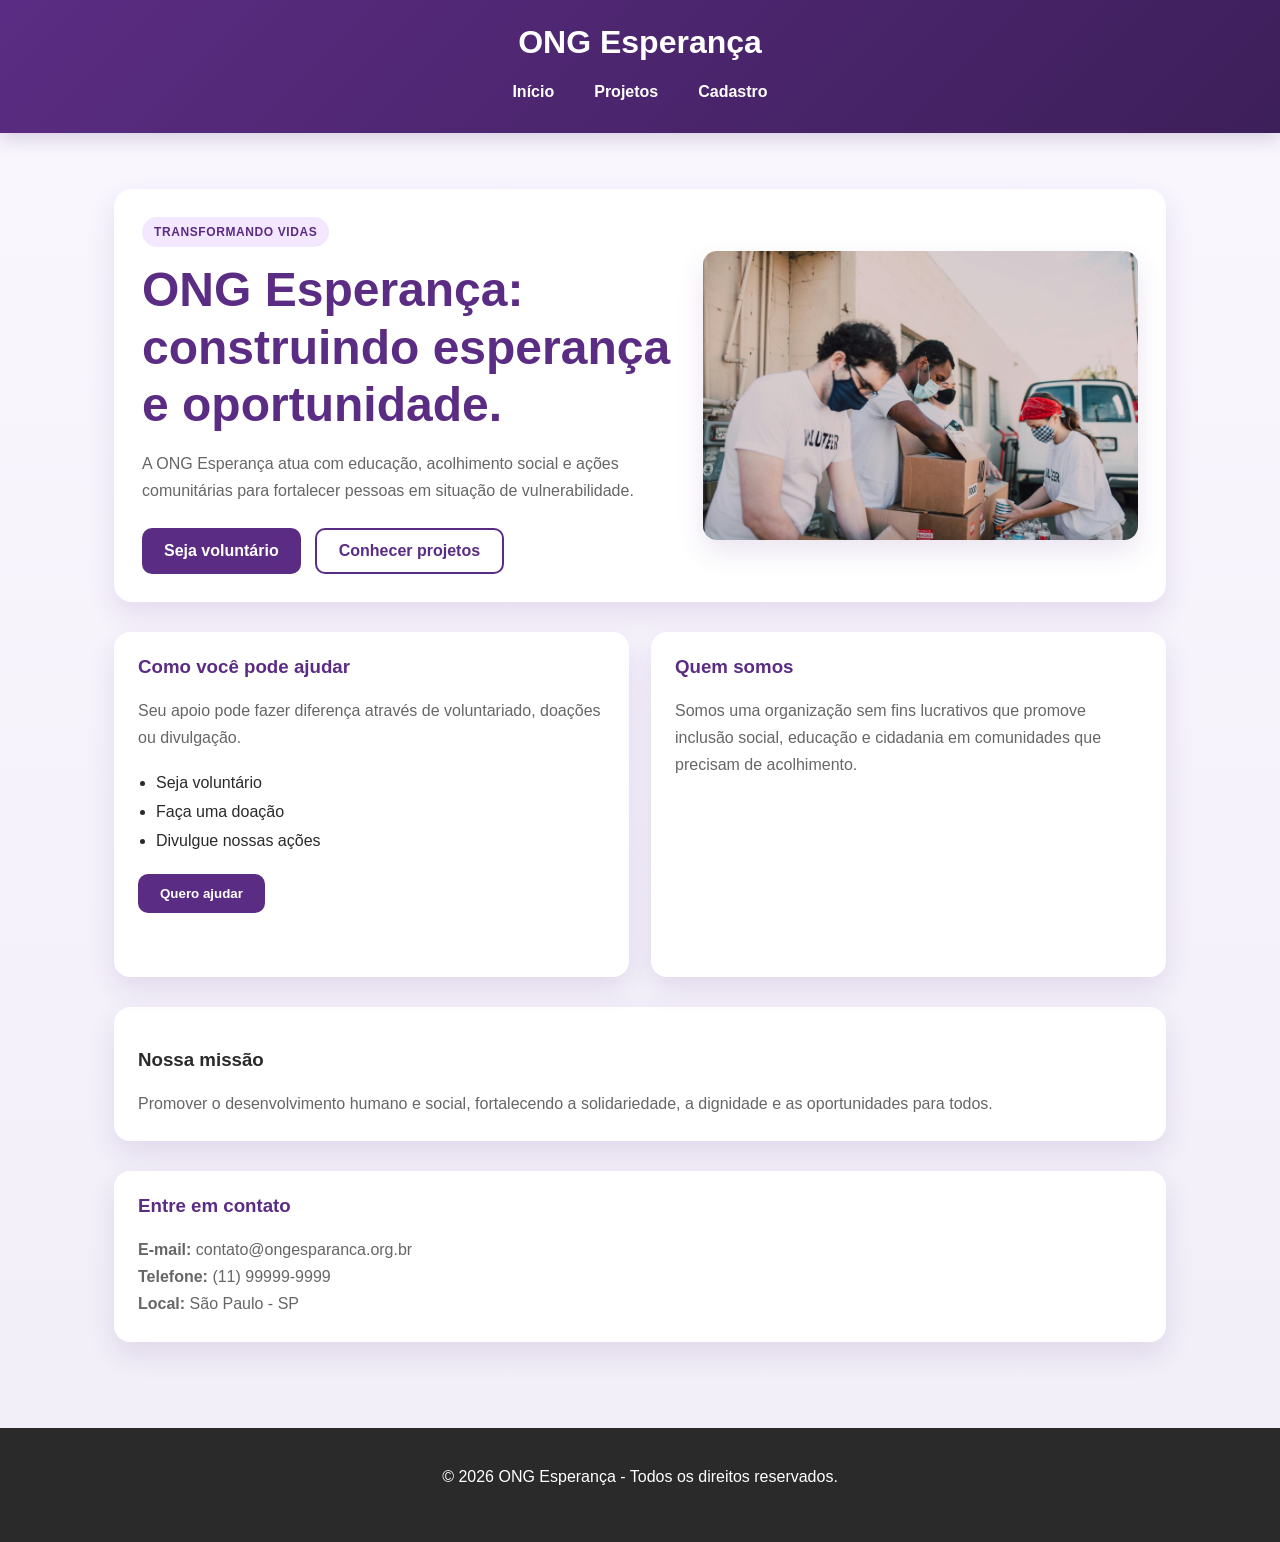
<file: projeto ong/index.html>
<!DOCTYPE html>
<html lang="pt-BR">
<head>
    <meta charset="UTF-8" />
    <meta name="viewport" content="width=device-width, initial-scale=1.0" />
    <title>ONG Esperança</title>
    <link rel="stylesheet" href="style.css" />
</head>

<body>
    <header>
        <h1>ONG Esperança</h1>
        <nav>
            <a href="#inicio">Início</a>
            <a href="#projetos">Projetos</a>
            <a href="#cadastro">Cadastro</a>
        </nav>
    </header>

    <main id="app"></main>

    <footer>
        <p>&copy; 2026 ONG Esperança - Todos os direitos reservados.</p>
    </footer>

    <script type="module" src="app.js"></script>
</body>
</html>
</file>
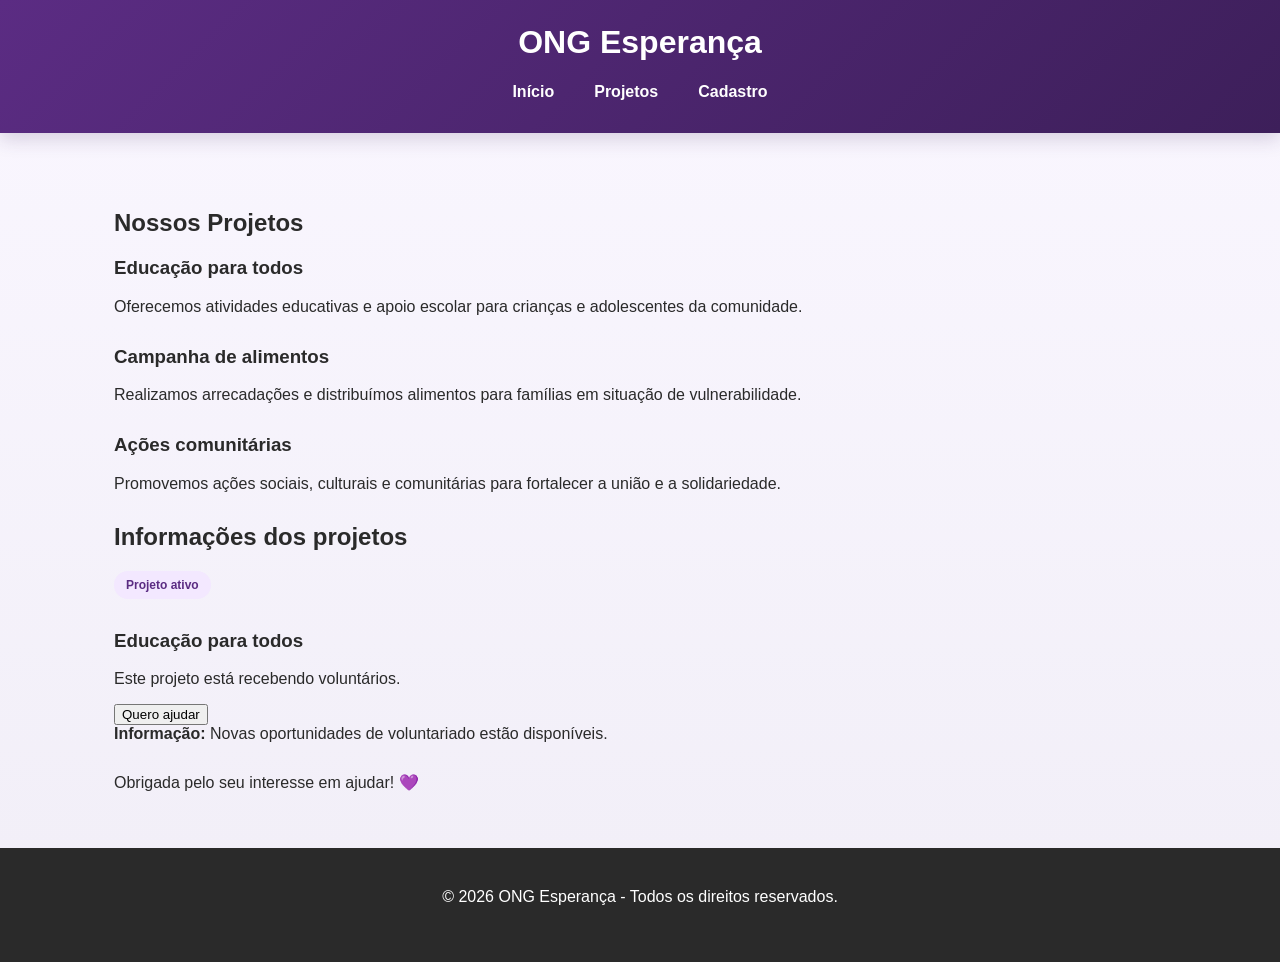
<file: projeto ong/projeto.html>
<!DOCTYPE html>
<html lang="pt-BR">

<head>
    <meta charset="UTF-8">
    <meta name="viewport" content="width=device-width, initial-scale=1.0">
    <title>Projetos - ONG Esperança</title>
  <link rel="stylesheet" href="style.css">
</head>

<body>

    <header>
        <h1>ONG Esperança</h1>

        <nav>
            <a href="index.html#inicio">Início</a>
            <a href="index.html#projetos">Projetos</a>
            <a href="index.html#cadastro">Cadastro</a>
        </nav>
    </header>

    <main>

        <h2>Nossos Projetos</h2>

        <section>
            <h3>Educação para todos</h3>

            <p>
                Oferecemos atividades educativas e apoio escolar
                para crianças e adolescentes da comunidade.
            </p>
        </section>

        <section>
            <h3>Campanha de alimentos</h3>

            <p>
                Realizamos arrecadações e distribuímos alimentos
                para famílias em situação de vulnerabilidade.
            </p>
        </section>

        <section>
            <h3>Ações comunitárias</h3>

            <p>
                Promovemos ações sociais, culturais e comunitárias
                para fortalecer a união e a solidariedade.
            </p>
        </section>
<section class="feedback">
    <h2>Informações dos projetos</h2>

    <div class="projeto-card">
        <span class="badge">Projeto ativo</span>

        <h3>Educação para todos</h3>

        <p>
            Este projeto está recebendo voluntários.
        </p>

        <button type="button" onclick="mostrarToast()">
            Quero ajudar
        </button>
    </div>

    <div class="alerta">
        <strong>Informação:</strong>
        Novas oportunidades de voluntariado estão disponíveis.
    </div>
</section>

<div id="toast" class="toast">
    Obrigada pelo seu interesse em ajudar! 💜
</div>

<script>
function mostrarToast() {
    const toast = document.getElementById("toast");

    toast.classList.add("mostrar");

    setTimeout(function() {
        toast.classList.remove("mostrar");
    }, 3000);
}
</script>
    </main>

    <footer>
        <p>&copy; 2026 ONG Esperança - Todos os direitos reservados.</p>
    </footer>

</body>

</html>
</file>
<file: projeto ong/style.css>
:root {
    --roxo: #5b2c83;
    --roxo-escuro: #3d1f5a;
    --roxo-claro: #f3e8ff;
    --texto: #2a2a2a;
    --cinza: #666;
    --fundo: #f5f3fa;
    --branco: #ffffff;
    --sucesso: #2d8a5f;
    --erro: #c0392b;
    --sombra: 0 12px 28px rgba(91, 44, 131, 0.12);
}

* {
    box-sizing: border-box;
}

html {
    scroll-behavior: smooth;
}

body {
    margin: 0;
    font-family: Arial, sans-serif;
    background: linear-gradient(180deg, #faf7ff 0%, #f1eef7 100%);
    color: var(--texto);
}

header {
    background: linear-gradient(135deg, var(--roxo) 0%, var(--roxo-escuro) 100%);
    color: var(--branco);
    padding: 24px 20px;
    box-shadow: 0 6px 18px rgba(61, 31, 90, 0.18);
}

header h1 {
    margin: 0 0 14px;
    text-align: center;
    color: var(--branco);
}

nav {
    display: flex;
    justify-content: center;
    flex-wrap: wrap;
    gap: 12px;
}

nav a {
    color: var(--branco);
    text-decoration: none;
    font-weight: 700;
    padding: 8px 14px;
    border-radius: 999px;
    transition: background 0.2s ease;
}

nav a:hover {
    background: rgba(255, 255, 255, 0.12);
}

main {
    max-width: 1100px;
    margin: 32px auto;
    padding: 24px;
}

.info-card,
.project-card,
.callout,
.contact-card,
.form-card,
.mission,
.form-section {
    transition: transform 0.2s ease, box-shadow 0.2s ease;
}

.info-card:hover,
.project-card:hover,
.callout:hover,
.contact-card:hover,
.form-card:hover,
.mission:hover,
.form-section:hover {
    transform: translateY(-3px);
    box-shadow: 0 18px 32px rgba(91, 44, 131, 0.14);
}

section {
    margin-bottom: 30px;
}

.hero {
    display: grid;
    grid-template-columns: 1.1fr 0.9fr;
    gap: 30px;
    align-items: center;
    background: var(--branco);
    padding: 28px;
    border-radius: 18px;
    box-shadow: var(--sombra);
}

.tag {
    display: inline-block;
    background: var(--roxo-claro);
    color: var(--roxo);
    font-weight: 700;
    padding: 8px 12px;
    border-radius: 999px;
    font-size: 12px;
    letter-spacing: 0.05em;
    text-transform: uppercase;
    margin-bottom: 14px;
}

.hero-text h2,
.page-header h2,
.form-section h2 {
    color: var(--roxo);
    margin: 0 0 16px;
    line-height: 1.2;
    font-size: clamp(2rem, 4vw, 3rem);
}

.hero-text p,
.info-card p,
.mission p,
.contact-card p,
.project-card p,
.callout p,
.form-section p {
    color: var(--cinza);
    line-height: 1.7;
    margin: 0;
}

.hero-actions {
    display: flex;
    gap: 14px;
    margin-top: 24px;
    flex-wrap: wrap;
}

.button {
    display: inline-flex;
    align-items: center;
    justify-content: center;
    text-decoration: none;
    padding: 12px 22px;
    border-radius: 10px;
    border: none;
    font-weight: 700;
    cursor: pointer;
    transition: transform 0.2s ease, opacity 0.2s ease;
}

.button:hover {
    transform: translateY(-1px);
    opacity: 0.95;
}

.button.primary {
    background: var(--roxo);
    color: var(--branco);
}

.button.secondary {
    background: transparent;
    border: 2px solid var(--roxo);
    color: var(--roxo);
}

.hero-image img {
    width: 100%;
    display: block;
    border-radius: 14px;
    box-shadow: var(--sombra);
}

.info-grid {
    display: grid;
    grid-template-columns: repeat(2, minmax(0, 1fr));
    gap: 22px;
}

.info-card,
.project-card,
.callout,
.contact-card,
.form-card {
    background: var(--branco);
    padding: 24px;
    border-radius: 16px;
    box-shadow: var(--sombra);
}

.info-card h3,
.project-card h3,
.callout h3,
.contact-card h3,
.form-section h2 {
    color: var(--roxo);
    margin-top: 0;
}

.info-card ul {
    padding-left: 18px;
    color: var(--texto);
    margin: 18px 0;
    line-height: 1.8;
}

.feedback-box {
    margin-top: 16px;
    min-height: 24px;
}

.success {
    margin: 0;
    color: var(--sucesso);
    font-weight: 700;
}

.error {
    margin: 0;
    color: var(--erro);
    font-weight: 700;
}

.mission,
.contact-card,
.callout,
.form-section {
    background: var(--branco);
    padding: 24px;
    border-radius: 16px;
    box-shadow: var(--sombra);
}

.project-grid {
    display: grid;
    grid-template-columns: repeat(3, minmax(0, 1fr));
    gap: 22px;
}

.badge {
    display: inline-block;
    background: var(--roxo-claro);
    color: var(--roxo);
    padding: 7px 12px;
    border-radius: 999px;
    font-size: 12px;
    font-weight: 700;
    margin-bottom: 12px;
}

.campo {
    display: flex;
    flex-direction: column;
    gap: 8px;
    margin-bottom: 18px;
}

label {
    font-weight: 700;
    color: var(--texto);
}

input,
select {
    width: 100%;
    padding: 12px 14px;
    border: 1px solid #ddd;
    border-radius: 10px;
    font-size: 16px;
    background: #fff;
    color: var(--texto);
}

input:focus,
select:focus {
    outline: 2px solid rgba(91, 44, 131, 0.2);
    border-color: var(--roxo);
}

.erro {
    border-color: var(--erro) !important;
    background: #fff5f5 !important;
}

footer {
    padding: 24px 20px 40px;
    text-align: center;
    color: #fff;
    background: #2a2a2a;
}

@media (max-width: 768px) {
    .hero,
    .info-grid,
    .project-grid {
        grid-template-columns: 1fr;
    }

    main {
        padding: 18px;
    }

    .hero {
        padding: 18px;
    }

    .hero-actions {
        flex-direction: column;
    }

    .button {
        width: 100%;
    }
}
</file>
